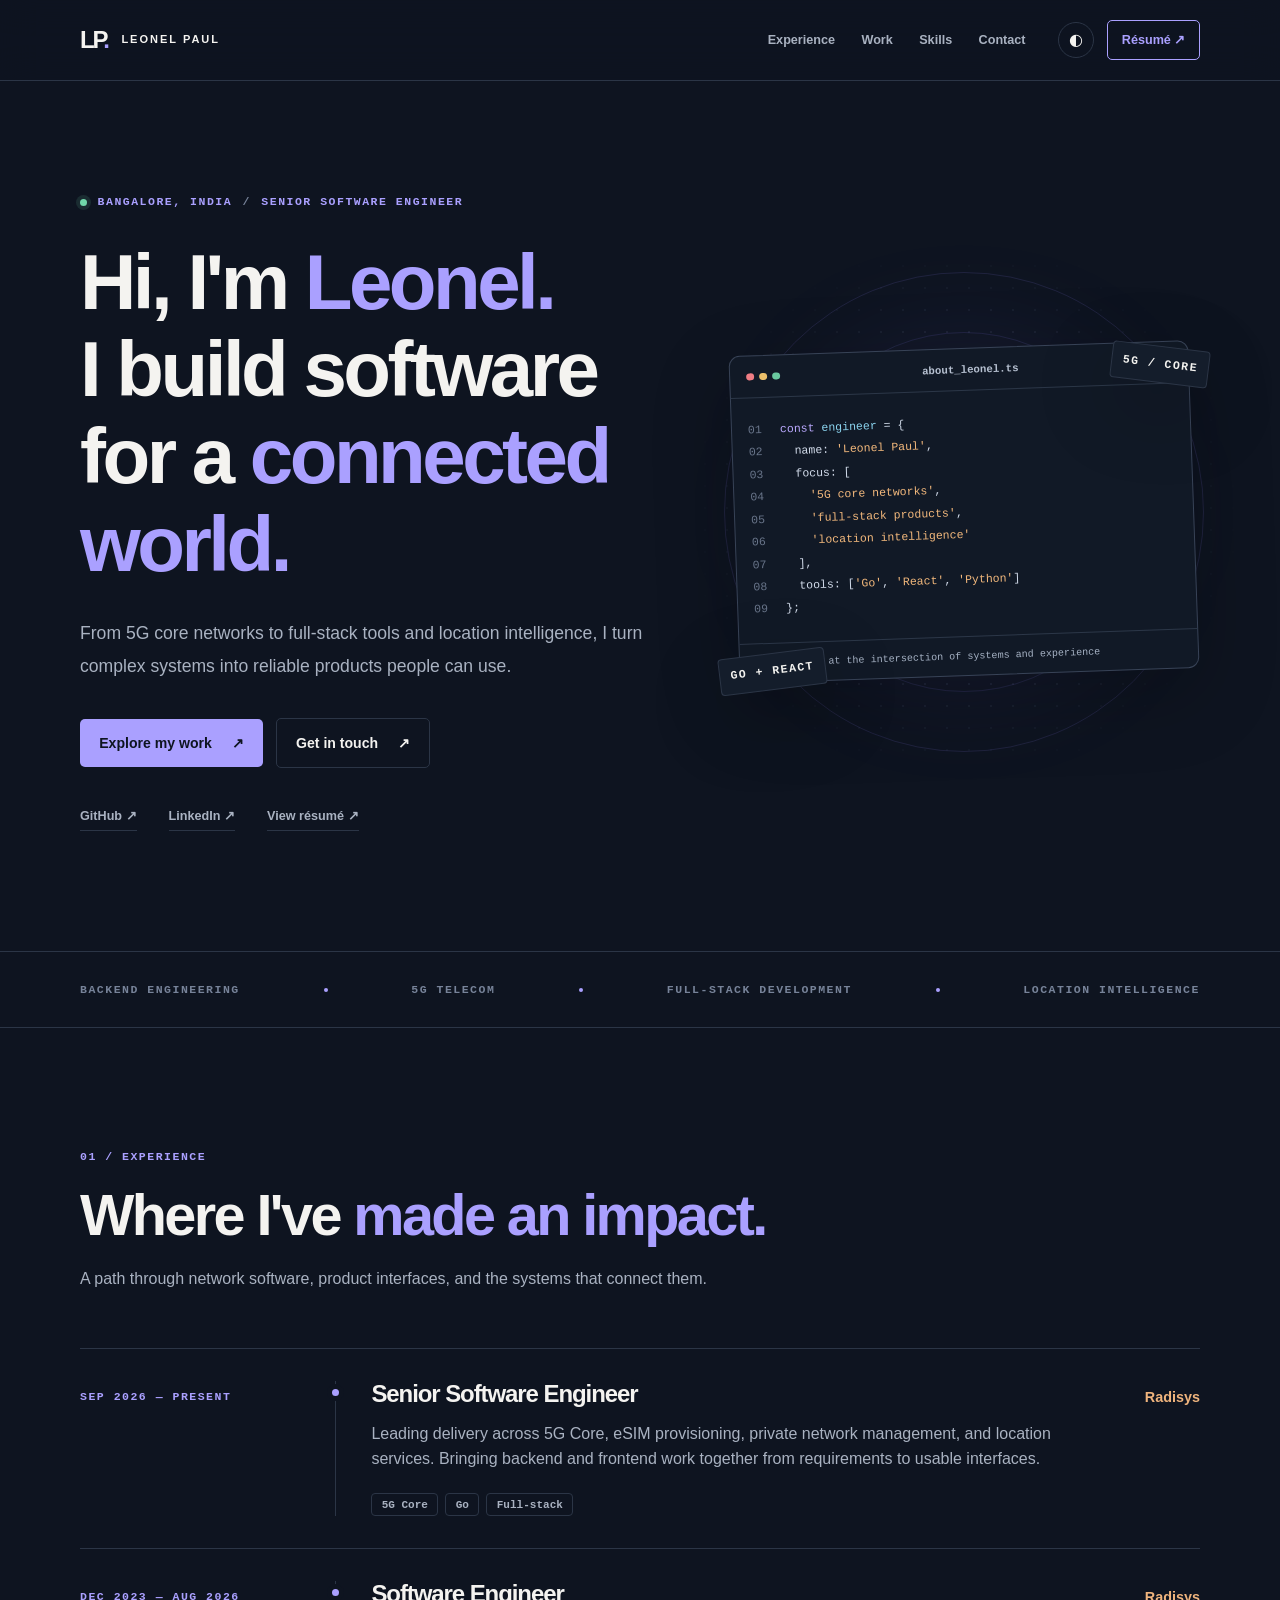
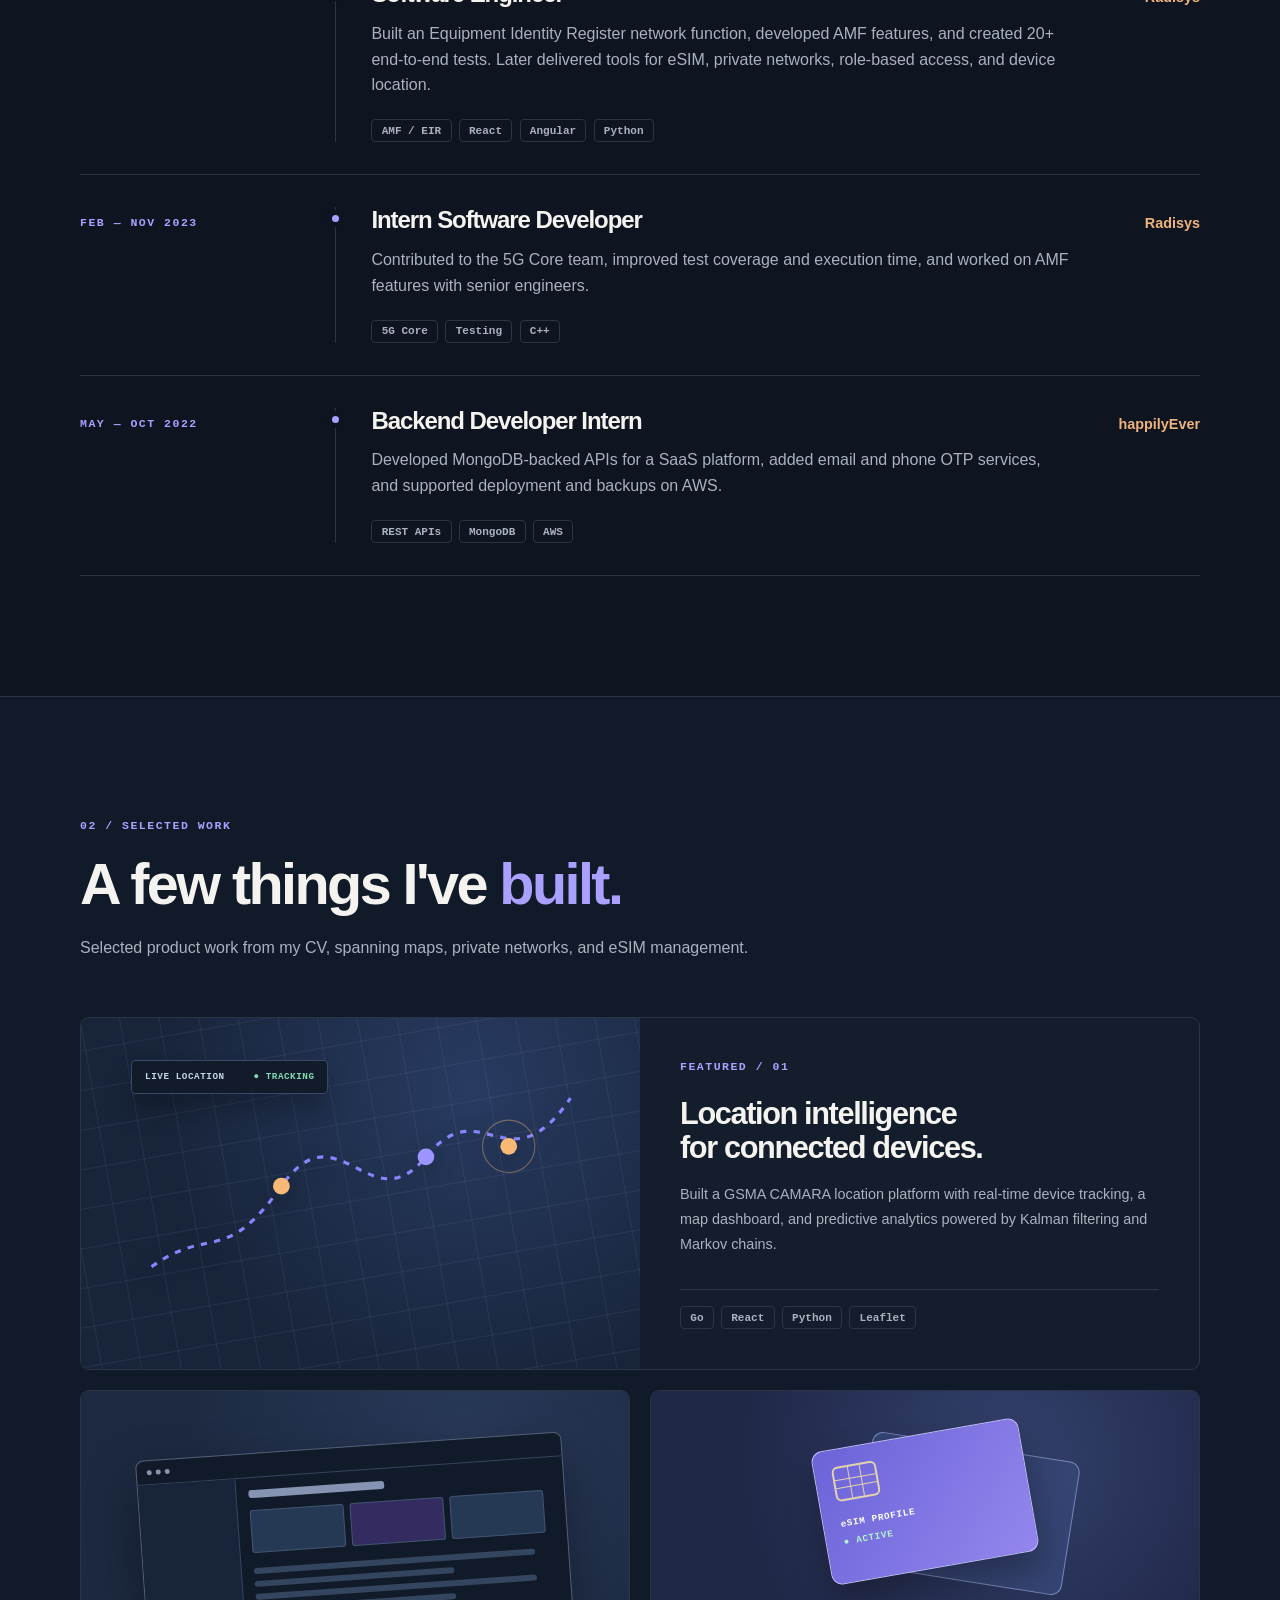
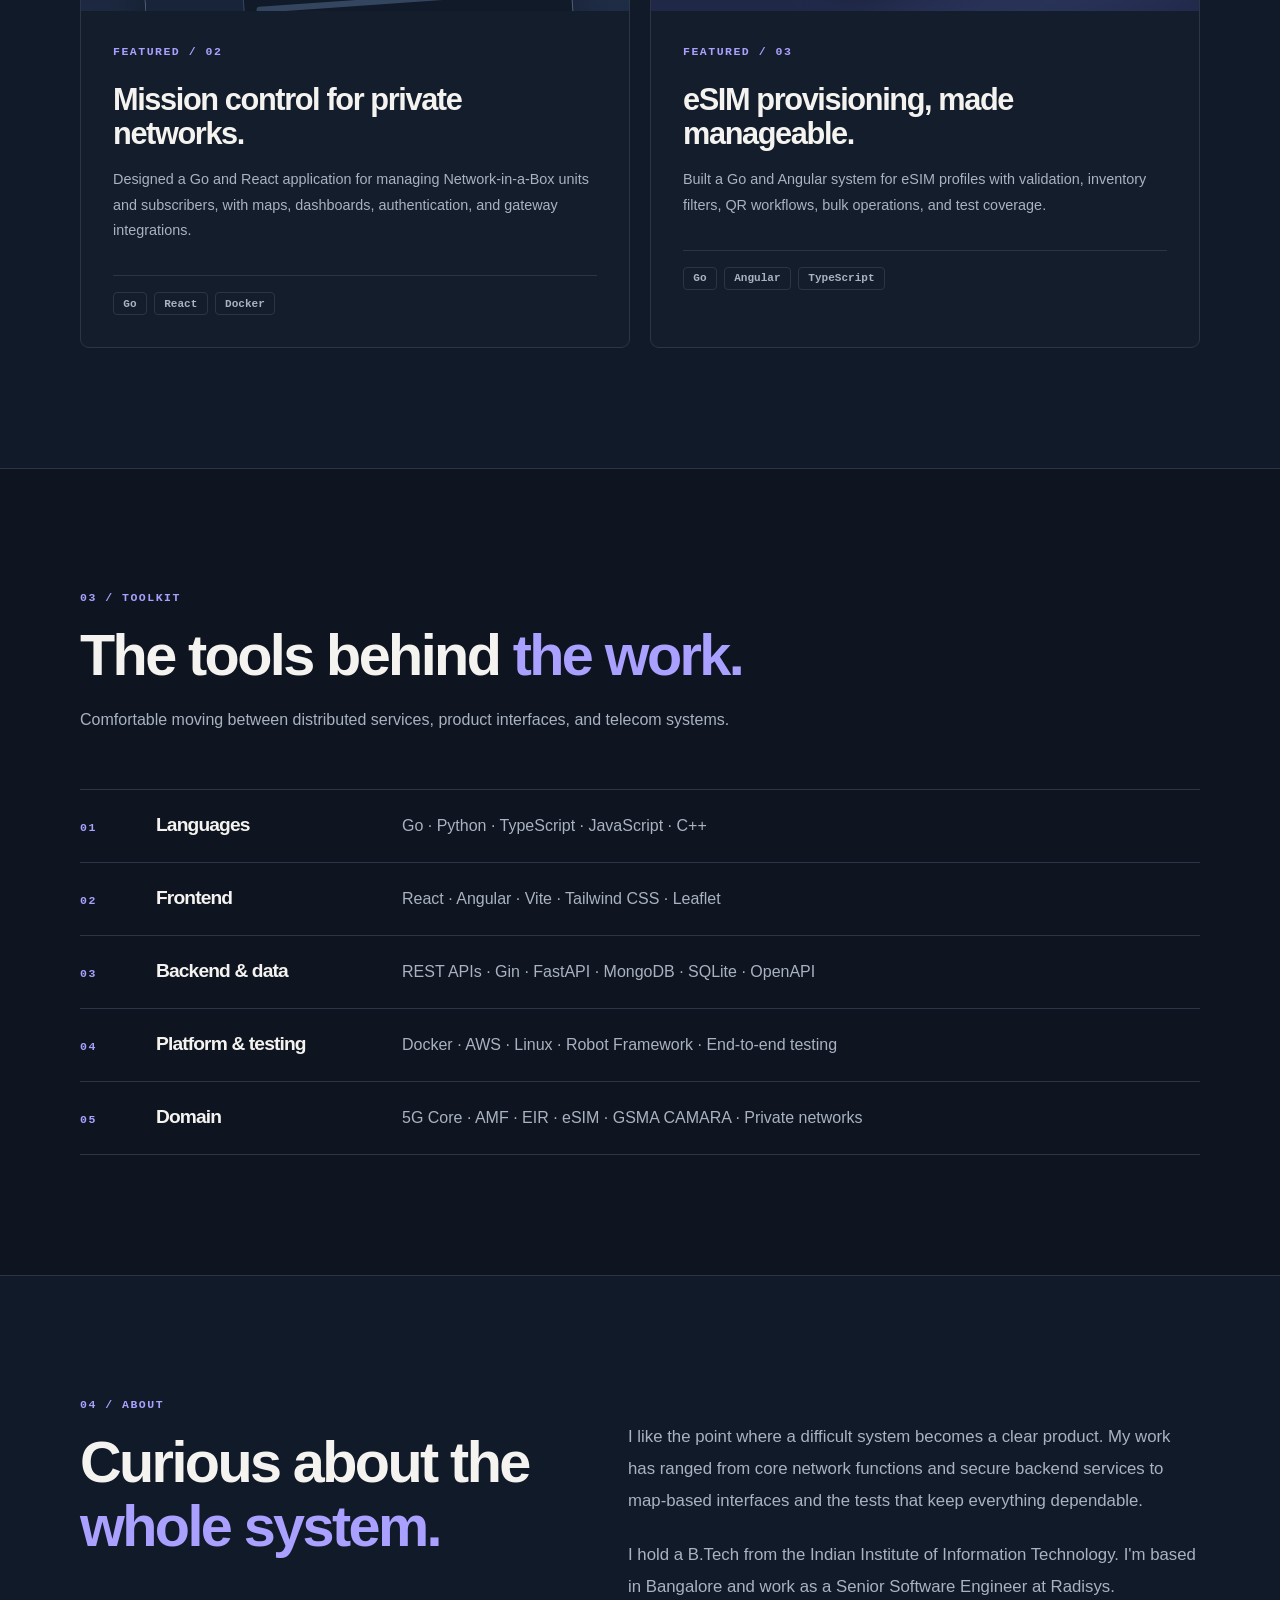
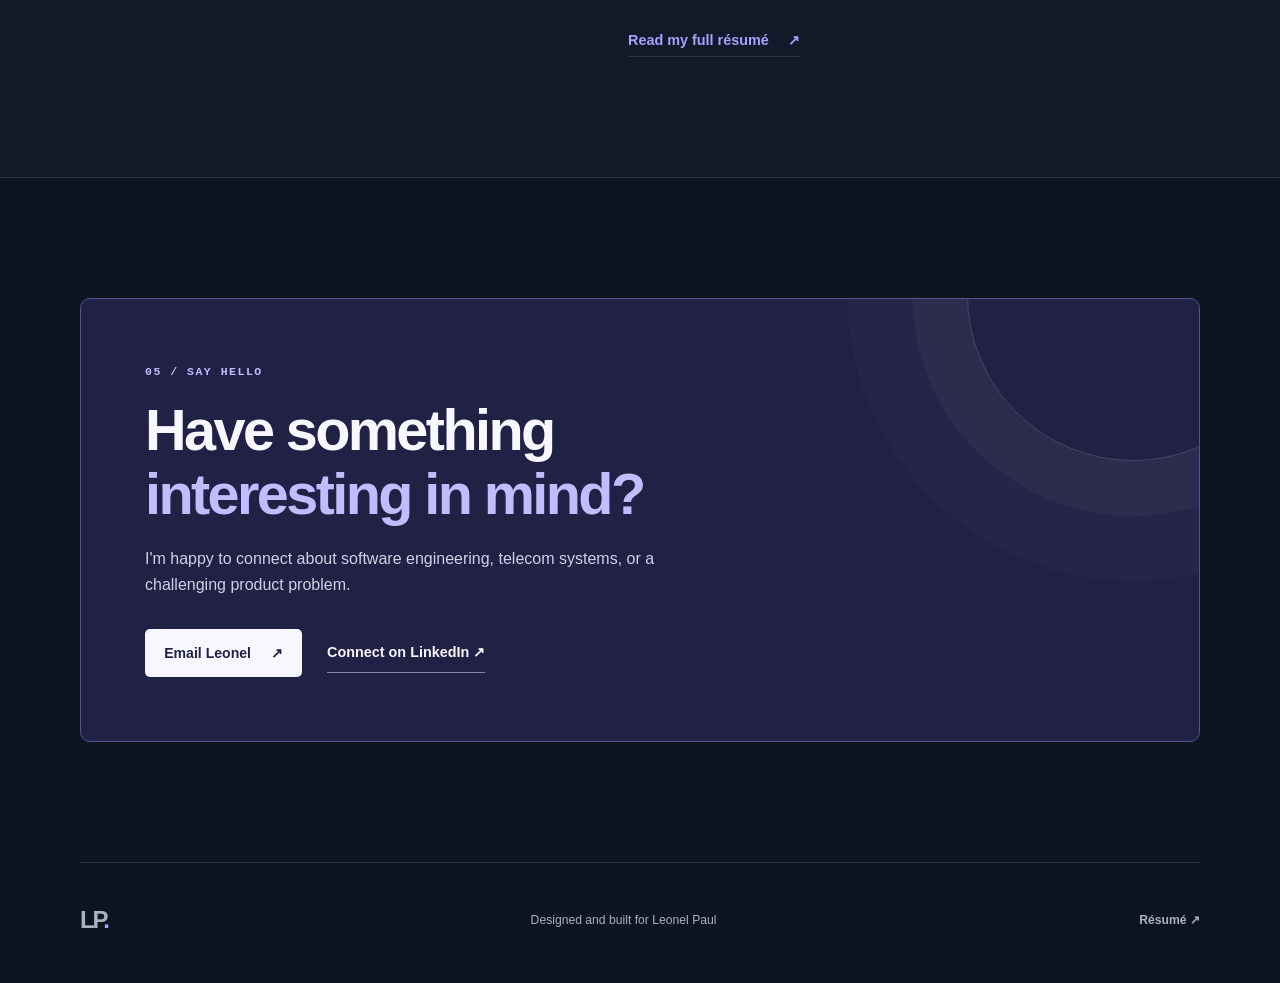
<file: index.html>
<!doctype html>
<html lang="en">
  <head>
    <meta charset="utf-8">
    <meta name="viewport" content="width=device-width, initial-scale=1">
    <meta name="theme-color" content="#101724">
    <meta name="description" content="Leonel Paul is a senior software engineer building backend, full-stack, and 5G telecom systems. Explore his experience and selected work.">
    <title>Leonel Paul — Senior Software Engineer</title>
    <link rel="icon" href="favicon.svg" type="image/svg+xml">
    <link rel="stylesheet" href="styles.css">
    <script src="script.js" defer></script>
  </head>
  <body>
    <a class="skip-link" href="#main">Skip to content</a>
    <header class="site-header">
      <nav class="nav wrap" aria-label="Main navigation">
        <a class="brand" href="#top" aria-label="Leonel Paul, back to top"><span class="brand-mark">LP<span class="brand-dot">.</span></span><span class="brand-name">LEONEL PAUL</span></a>
        <div class="nav-links">
          <a href="#experience">Experience</a>
          <a href="#work">Work</a>
          <a href="#skills">Skills</a>
          <a href="#contact">Contact</a>
        </div>
        <div class="nav-actions">
          <button class="theme-toggle" type="button" aria-label="Switch color theme" title="Switch color theme"><span aria-hidden="true">◐</span></button>
          <a class="nav-resume" href="resume.html">Résumé <span aria-hidden="true">↗</span></a>
        </div>
      </nav>
    </header>

    <main id="main">
      <section class="hero wrap" id="top" aria-labelledby="hero-title">
        <div class="hero-copy">
          <p class="eyebrow"><span class="status-dot" aria-hidden="true"></span>BANGALORE, INDIA <span class="eyebrow-separator">/</span> SENIOR SOFTWARE ENGINEER</p>
          <h1 id="hero-title">Hi, I'm <span>Leonel.</span><br>I build software for a <em>connected world.</em></h1>
          <p class="hero-lead">From 5G core networks to full-stack tools and location intelligence, I turn complex systems into reliable products people can use.</p>
          <div class="hero-actions">
            <a class="button button-primary" href="#work">Explore my work <span aria-hidden="true">↗</span></a>
            <a class="button button-secondary" href="mailto:leonelpaul30@gmail.com">Get in touch <span aria-hidden="true">↗</span></a>
          </div>
          <div class="hero-links">
            <a href="https://github.com/leonel-paul" target="_blank" rel="noopener noreferrer">GitHub <span aria-hidden="true">↗</span></a>
            <a href="https://www.linkedin.com/in/leonel-paul-2a1a18205/" target="_blank" rel="noopener noreferrer">LinkedIn <span aria-hidden="true">↗</span></a>
            <a href="resume.html">View résumé <span aria-hidden="true">↗</span></a>
          </div>
        </div>
        <div class="hero-visual" role="img" aria-label="A code-inspired overview of Leonel's engineering work">
          <div class="orbit orbit-one"></div><div class="orbit orbit-two"></div>
          <div class="code-window">
            <div class="code-titlebar"><span class="window-dots" aria-hidden="true"><i></i><i></i><i></i></span><span>about_leonel.ts</span><span class="code-plus">+</span></div>
            <div class="code-body" aria-hidden="true">
              <p><span class="line-no">01</span><span class="syntax-purple">const</span> <span class="syntax-blue">engineer</span> = {</p>
              <p><span class="line-no">02</span>&nbsp;&nbsp;name: <span class="syntax-orange">'Leonel Paul'</span>,</p>
              <p><span class="line-no">03</span>&nbsp;&nbsp;focus: [</p>
              <p><span class="line-no">04</span>&nbsp;&nbsp;&nbsp;&nbsp;<span class="syntax-orange">'5G core networks'</span>,</p>
              <p><span class="line-no">05</span>&nbsp;&nbsp;&nbsp;&nbsp;<span class="syntax-orange">'full-stack products'</span>,</p>
              <p><span class="line-no">06</span>&nbsp;&nbsp;&nbsp;&nbsp;<span class="syntax-orange">'location intelligence'</span></p>
              <p><span class="line-no">07</span>&nbsp;&nbsp;],</p>
              <p><span class="line-no">08</span>&nbsp;&nbsp;tools: [<span class="syntax-orange">'Go'</span>, <span class="syntax-orange">'React'</span>, <span class="syntax-orange">'Python'</span>]</p>
              <p><span class="line-no">09</span>};</p>
            </div>
            <div class="code-footer"><span class="code-indicator"></span> Building at the intersection of systems and experience</div>
          </div>
          <span class="visual-label visual-label-one">5G / CORE</span><span class="visual-label visual-label-two">GO + REACT</span>
        </div>
      </section>

      <div class="ticker" aria-label="Focus areas"><div class="ticker-inner wrap"><span>BACKEND ENGINEERING</span><i></i><span>5G TELECOM</span><i></i><span>FULL-STACK DEVELOPMENT</span><i></i><span>LOCATION INTELLIGENCE</span></div></div>

      <section class="section wrap" id="experience" aria-labelledby="experience-title">
        <div class="section-intro"><p class="section-index">01 / EXPERIENCE</p><h2 id="experience-title">Where I've <em>made an impact.</em></h2><p>A path through network software, product interfaces, and the systems that connect them.</p></div>
        <div class="timeline">
          <article class="timeline-item"><div class="timeline-date">SEP 2026 — PRESENT</div><div class="timeline-content"><div class="timeline-top"><h3>Senior Software Engineer</h3><span>Radisys</span></div><p>Leading delivery across 5G Core, eSIM provisioning, private network management, and location services. Bringing backend and frontend work together from requirements to usable interfaces.</p><div class="tags"><span>5G Core</span><span>Go</span><span>Full-stack</span></div></div></article>
          <article class="timeline-item"><div class="timeline-date">DEC 2023 — AUG 2026</div><div class="timeline-content"><div class="timeline-top"><h3>Software Engineer</h3><span>Radisys</span></div><p>Built an Equipment Identity Register network function, developed AMF features, and created 20+ end-to-end tests. Later delivered tools for eSIM, private networks, role-based access, and device location.</p><div class="tags"><span>AMF / EIR</span><span>React</span><span>Angular</span><span>Python</span></div></div></article>
          <article class="timeline-item"><div class="timeline-date">FEB — NOV 2023</div><div class="timeline-content"><div class="timeline-top"><h3>Intern Software Developer</h3><span>Radisys</span></div><p>Contributed to the 5G Core team, improved test coverage and execution time, and worked on AMF features with senior engineers.</p><div class="tags"><span>5G Core</span><span>Testing</span><span>C++</span></div></div></article>
          <article class="timeline-item"><div class="timeline-date">MAY — OCT 2022</div><div class="timeline-content"><div class="timeline-top"><h3>Backend Developer Intern</h3><span>happilyEver</span></div><p>Developed MongoDB-backed APIs for a SaaS platform, added email and phone OTP services, and supported deployment and backups on AWS.</p><div class="tags"><span>REST APIs</span><span>MongoDB</span><span>AWS</span></div></div></article>
        </div>
      </section>

      <section class="section section-work" id="work" aria-labelledby="work-title">
        <div class="wrap">
          <div class="section-intro"><p class="section-index">02 / SELECTED WORK</p><h2 id="work-title">A few things I've <em>built.</em></h2><p>Selected product work from my CV, spanning maps, private networks, and eSIM management.</p></div>
          <div class="project-grid">
            <article class="project-card project-feature">
              <div class="project-art map-art" aria-hidden="true">
                <div class="map-grid"></div><svg viewBox="0 0 420 230" fill="none" preserveAspectRatio="xMidYMid meet"><path d="M10 185 C65 145 80 185 134 108 S219 145 272 80 S351 111 410 24" stroke="#8b83ff" stroke-width="3" stroke-dasharray="6 7"/><circle cx="134" cy="108" r="8" fill="#f8b977"/><circle cx="272" cy="80" r="8" fill="#9c94ff"/><circle cx="351" cy="70" r="8" fill="#f8b977"/><circle cx="351" cy="70" r="25" stroke="#f8b977" opacity=".4"/></svg><span class="map-card">LIVE LOCATION <b>● TRACKING</b></span>
              </div>
              <div class="project-copy"><p class="project-num">FEATURED / 01</p><h3>Location intelligence<br>for connected devices.</h3><p>Built a GSMA CAMARA location platform with real-time device tracking, a map dashboard, and predictive analytics powered by Kalman filtering and Markov chains.</p><div class="project-bottom"><span>Go</span><span>React</span><span>Python</span><span>Leaflet</span></div></div>
            </article>
            <article class="project-card">
              <div class="project-art dashboard-art" aria-hidden="true"><div class="mock-dashboard"><div class="mock-top"><i></i><i></i><i></i></div><div class="mock-content"><div class="mock-side"></div><div class="mock-main"><div class="mock-heading"></div><div class="mock-stat-row"><i></i><i></i><i></i></div><div class="mock-lines"><i></i><i></i><i></i><i></i></div></div></div></div></div>
              <div class="project-copy"><p class="project-num">FEATURED / 02</p><h3>Mission control for private networks.</h3><p>Designed a Go and React application for managing Network-in-a-Box units and subscribers, with maps, dashboards, authentication, and gateway integrations.</p><div class="project-bottom"><span>Go</span><span>React</span><span>Docker</span></div></div>
            </article>
            <article class="project-card">
              <div class="project-art esim-art" aria-hidden="true"><div class="sim-card"><div class="sim-chip"><i></i><i></i><i></i></div><span>eSIM PROFILE</span><strong>● ACTIVE</strong></div><div class="sim-back"></div></div>
              <div class="project-copy"><p class="project-num">FEATURED / 03</p><h3>eSIM provisioning, made manageable.</h3><p>Built a Go and Angular system for eSIM profiles with validation, inventory filters, QR workflows, bulk operations, and test coverage.</p><div class="project-bottom"><span>Go</span><span>Angular</span><span>TypeScript</span></div></div>
            </article>
          </div>
        </div>
      </section>

      <section class="section wrap" id="skills" aria-labelledby="skills-title">
        <div class="section-intro"><p class="section-index">03 / TOOLKIT</p><h2 id="skills-title">The tools behind <em>the work.</em></h2><p>Comfortable moving between distributed services, product interfaces, and telecom systems.</p></div>
        <div class="skill-list">
          <div class="skill-row"><span class="skill-number">01</span><h3>Languages</h3><p>Go · Python · TypeScript · JavaScript · C++</p></div>
          <div class="skill-row"><span class="skill-number">02</span><h3>Frontend</h3><p>React · Angular · Vite · Tailwind CSS · Leaflet</p></div>
          <div class="skill-row"><span class="skill-number">03</span><h3>Backend & data</h3><p>REST APIs · Gin · FastAPI · MongoDB · SQLite · OpenAPI</p></div>
          <div class="skill-row"><span class="skill-number">04</span><h3>Platform & testing</h3><p>Docker · AWS · Linux · Robot Framework · End-to-end testing</p></div>
          <div class="skill-row"><span class="skill-number">05</span><h3>Domain</h3><p>5G Core · AMF · EIR · eSIM · GSMA CAMARA · Private networks</p></div>
        </div>
      </section>

      <section class="section section-about" id="about" aria-labelledby="about-title"><div class="wrap about-grid"><div><p class="section-index">04 / ABOUT</p><h2 id="about-title">Curious about the <em>whole system.</em></h2></div><div class="about-copy"><p>I like the point where a difficult system becomes a clear product. My work has ranged from core network functions and secure backend services to map-based interfaces and the tests that keep everything dependable.</p><p>I hold a B.Tech from the Indian Institute of Information Technology. I'm based in Bangalore and work as a Senior Software Engineer at Radisys.</p><a class="text-link" href="resume.html">Read my full résumé <span aria-hidden="true">↗</span></a></div></div></section>

      <section class="section wrap" id="contact" aria-labelledby="contact-title"><div class="contact-panel"><p class="section-index">05 / SAY HELLO</p><h2 id="contact-title">Have something <em>interesting in mind?</em></h2><p>I'm happy to connect about software engineering, telecom systems, or a challenging product problem.</p><div class="contact-actions"><a class="button button-light" href="mailto:leonelpaul30@gmail.com">Email Leonel <span aria-hidden="true">↗</span></a><a class="contact-link" href="https://www.linkedin.com/in/leonel-paul-2a1a18205/" target="_blank" rel="noopener noreferrer">Connect on LinkedIn <span aria-hidden="true">↗</span></a></div></div></section>
    </main>
    <footer class="site-footer wrap"><a class="brand-mark" href="#top" aria-label="Back to top">LP<span class="brand-dot">.</span></a><span>Designed and built for Leonel Paul</span><a href="resume.html">Résumé ↗</a></footer>
  </body>
</html>
</file>
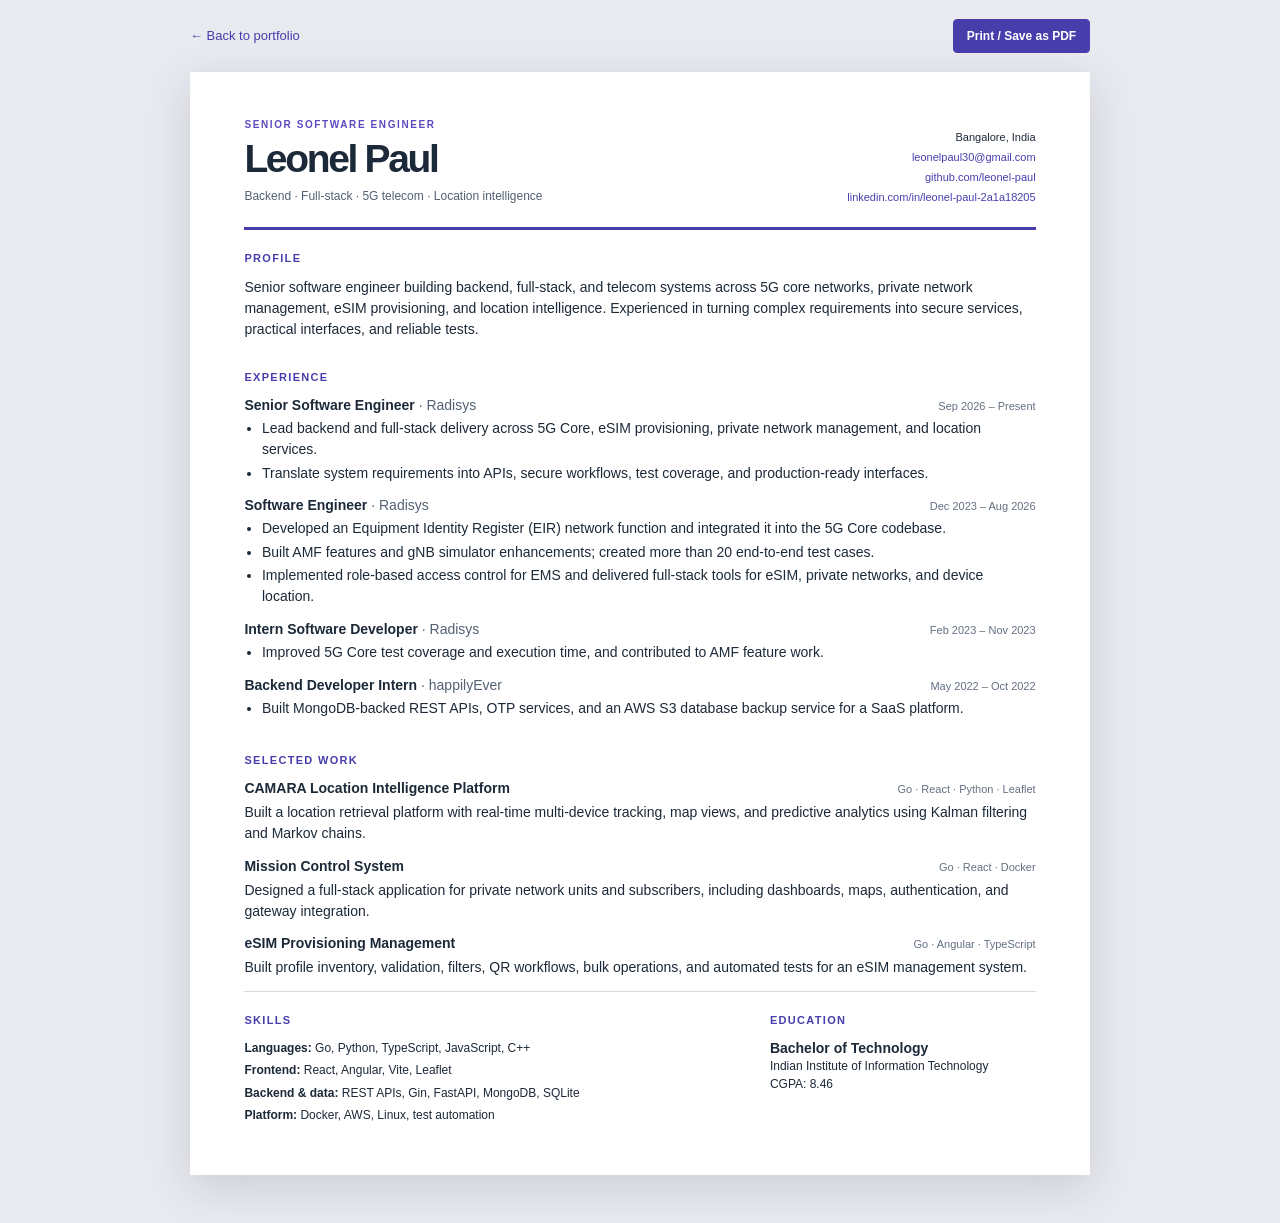
<file: resume.html>
<!doctype html>
<html lang="en">
  <head>
    <meta charset="utf-8">
    <meta name="viewport" content="width=device-width, initial-scale=1">
    <meta name="description" content="Résumé of Leonel Paul, Senior Software Engineer.">
    <title>Résumé — Leonel Paul</title>
    <link rel="icon" href="favicon.svg" type="image/svg+xml">
    <link rel="stylesheet" href="resume.css">
  </head>
  <body>
    <div class="toolbar"><a href="index.html">← Back to portfolio</a><button type="button" onclick="window.print()">Print / Save as PDF</button></div>
    <main class="page">
      <header class="resume-header"><div><p class="kicker">SENIOR SOFTWARE ENGINEER</p><h1>Leonel Paul</h1><p class="headline">Backend · Full-stack · 5G telecom · Location intelligence</p></div><div class="contact"><span>Bangalore, India</span><a href="mailto:leonelpaul30@gmail.com">leonelpaul30@gmail.com</a><a href="https://github.com/leonel-paul">github.com/leonel-paul</a><a href="https://www.linkedin.com/in/leonel-paul-2a1a18205/">linkedin.com/in/leonel-paul-2a1a18205</a></div></header>

      <section><h2>Profile</h2><p>Senior software engineer building backend, full-stack, and telecom systems across 5G core networks, private network management, eSIM provisioning, and location intelligence. Experienced in turning complex requirements into secure services, practical interfaces, and reliable tests.</p></section>

      <section><h2>Experience</h2>
        <article class="entry"><div class="entry-top"><h3>Senior Software Engineer <span>· Radisys</span></h3><time>Sep 2026 – Present</time></div><ul><li>Lead backend and full-stack delivery across 5G Core, eSIM provisioning, private network management, and location services.</li><li>Translate system requirements into APIs, secure workflows, test coverage, and production-ready interfaces.</li></ul></article>
        <article class="entry"><div class="entry-top"><h3>Software Engineer <span>· Radisys</span></h3><time>Dec 2023 – Aug 2026</time></div><ul><li>Developed an Equipment Identity Register (EIR) network function and integrated it into the 5G Core codebase.</li><li>Built AMF features and gNB simulator enhancements; created more than 20 end-to-end test cases.</li><li>Implemented role-based access control for EMS and delivered full-stack tools for eSIM, private networks, and device location.</li></ul></article>
        <article class="entry"><div class="entry-top"><h3>Intern Software Developer <span>· Radisys</span></h3><time>Feb 2023 – Nov 2023</time></div><ul><li>Improved 5G Core test coverage and execution time, and contributed to AMF feature work.</li></ul></article>
        <article class="entry"><div class="entry-top"><h3>Backend Developer Intern <span>· happilyEver</span></h3><time>May 2022 – Oct 2022</time></div><ul><li>Built MongoDB-backed REST APIs, OTP services, and an AWS S3 database backup service for a SaaS platform.</li></ul></article>
      </section>

      <section><h2>Selected work</h2>
        <article class="entry"><div class="entry-top"><h3>CAMARA Location Intelligence Platform</h3><span class="stack">Go · React · Python · Leaflet</span></div><p>Built a location retrieval platform with real-time multi-device tracking, map views, and predictive analytics using Kalman filtering and Markov chains.</p></article>
        <article class="entry"><div class="entry-top"><h3>Mission Control System</h3><span class="stack">Go · React · Docker</span></div><p>Designed a full-stack application for private network units and subscribers, including dashboards, maps, authentication, and gateway integration.</p></article>
        <article class="entry"><div class="entry-top"><h3>eSIM Provisioning Management</h3><span class="stack">Go · Angular · TypeScript</span></div><p>Built profile inventory, validation, filters, QR workflows, bulk operations, and automated tests for an eSIM management system.</p></article>
      </section>

      <section class="two-col"><div><h2>Skills</h2><p><strong>Languages:</strong> Go, Python, TypeScript, JavaScript, C++</p><p><strong>Frontend:</strong> React, Angular, Vite, Leaflet</p><p><strong>Backend & data:</strong> REST APIs, Gin, FastAPI, MongoDB, SQLite</p><p><strong>Platform:</strong> Docker, AWS, Linux, test automation</p></div><div><h2>Education</h2><h3>Bachelor of Technology</h3><p>Indian Institute of Information Technology<br>CGPA: 8.46</p></div></section>
    </main>
  </body>
</html>
</file>
<file: styles.css>
:root {
  color-scheme: dark;
  --bg: #0e1420;
  --bg-raised: #141d2b;
  --bg-soft: #111a28;
  --ink: #f4f3f0;
  --muted: #a9b2c1;
  --subtle: #778399;
  --line: #2b3546;
  --accent: #aaa0ff;
  --accent-strong: #8577f0;
  --warm: #efb47d;
  --header: rgb(14 20 32 / 88%);
  --panel: #172130;
  --shadow: 0 24px 80px rgb(0 0 0 / 22%);
}

:root[data-theme="light"] {
  color-scheme: light;
  --bg: #f8f7f4;
  --bg-raised: #fff;
  --bg-soft: #efeee9;
  --ink: #172131;
  --muted: #4e5a6b;
  --subtle: #697486;
  --line: #d8dbdf;
  --accent: #584bc7;
  --accent-strong: #5547bb;
  --warm: #ad6537;
  --header: rgb(248 247 244 / 90%);
  --panel: #fff;
  --shadow: 0 20px 60px rgb(20 28 41 / 9%);
}

* { box-sizing: border-box; }
html { scroll-behavior: smooth; }
body { margin: 0; background: var(--bg); color: var(--ink); font-family: Inter, ui-sans-serif, -apple-system, BlinkMacSystemFont, "Segoe UI", sans-serif; line-height: 1.6; }
button, a { -webkit-tap-highlight-color: transparent; }
button { font: inherit; }
a { color: inherit; text-decoration: none; }
a:hover { color: var(--accent); }
::selection { background: var(--accent); color: #0e1420; }
:focus-visible { outline: 3px solid var(--accent); outline-offset: 4px; }
.wrap { width: min(100% - 3rem, 1120px); margin-inline: auto; }
.skip-link { position: fixed; top: -4rem; left: 1rem; z-index: 100; padding: .6rem 1rem; background: var(--ink); color: var(--bg); }
.skip-link:focus { top: 1rem; }

.site-header { position: sticky; top: 0; z-index: 20; background: var(--header); backdrop-filter: blur(18px); border-bottom: 1px solid var(--line); }
.nav { min-height: 80px; display: flex; align-items: center; gap: 2rem; }
.brand { display: inline-flex; align-items: center; gap: .85rem; white-space: nowrap; }
.brand-mark { font-weight: 900; font-size: 1.5rem; letter-spacing: -.09em; line-height: 1; }
.brand-dot { color: var(--accent); }
.brand-name { font-size: .69rem; font-weight: 800; letter-spacing: .18em; }
.nav-links { display: flex; align-items: center; gap: 1.65rem; margin-left: auto; }
.nav-links a, .nav-resume { font-size: .79rem; font-weight: 650; }
.nav-links a { color: var(--muted); }
.nav-links a:hover { color: var(--ink); }
.nav-actions { display: flex; align-items: center; gap: .85rem; }
.theme-toggle { display: grid; place-items: center; width: 2.25rem; height: 2.25rem; background: transparent; color: var(--ink); border: 1px solid var(--line); border-radius: 50%; cursor: pointer; }
.theme-toggle:hover { border-color: var(--accent); color: var(--accent); }
.nav-resume { padding: .58rem .85rem; border: 1px solid var(--accent); border-radius: 5px; color: var(--accent); white-space: nowrap; }
.nav-resume:hover { background: var(--accent); color: var(--bg); }

.hero { min-height: 680px; display: grid; grid-template-columns: 1.12fr .88fr; align-items: center; gap: 3rem; padding-block: 7rem 7.5rem; }
.eyebrow, .section-index, .project-num, .timeline-date, .skill-number, .visual-label, .ticker { font-family: "SFMono-Regular", Consolas, "Liberation Mono", monospace; font-size: .72rem; letter-spacing: .13em; font-weight: 700; }
.eyebrow { color: var(--accent); display: flex; align-items: center; gap: .65rem; margin: 0 0 1.7rem; }
.status-dot, .code-indicator { width: .45rem; height: .45rem; flex: none; border-radius: 50%; background: #70d7aa; box-shadow: 0 0 0 4px rgb(112 215 170 / 12%); }
.eyebrow-separator { color: var(--subtle); }
h1, h2, h3, p { margin-top: 0; }
h1, h2, h3 { line-height: 1.12; letter-spacing: -.045em; }
h1 { font-size: clamp(3.15rem, 6.1vw, 5.75rem); font-weight: 780; margin-bottom: 1.8rem; }
h1 span { color: var(--accent); }
h1 em, h2 em { font-style: normal; color: var(--accent); }
.hero-lead { max-width: 590px; font-size: 1.1rem; color: var(--muted); line-height: 1.85; margin-bottom: 2.25rem; }
.hero-actions, .contact-actions { display: flex; align-items: center; flex-wrap: wrap; gap: .8rem; }
.button { min-height: 3rem; display: inline-flex; justify-content: center; align-items: center; gap: 1.25rem; padding: .78rem 1.2rem; border-radius: 5px; font-size: .88rem; font-weight: 750; transition: transform .2s, background .2s, color .2s; }
.button:hover { transform: translateY(-2px); }
.button-primary { background: var(--accent); color: #0e1420; }
.button-primary:hover { background: #c5bfff; color: #0e1420; }
.button-secondary { border: 1px solid var(--line); }
.button-secondary:hover { border-color: var(--accent); }
.hero-links { display: flex; gap: 2rem; margin-top: 2.4rem; color: var(--muted); font-size: .79rem; font-weight: 700; }
.hero-links a, .text-link { border-bottom: 1px solid var(--line); padding-bottom: .25rem; }
.hero-links a:hover, .text-link:hover { border-color: var(--accent); }

.hero-visual { position: relative; min-width: 0; min-height: 415px; display: grid; place-items: center; isolation: isolate; }
.hero-visual::before { content: ""; position: absolute; inset: -12%; z-index: -2; background-image: radial-gradient(var(--line) 1px, transparent 1px); background-size: 22px 22px; opacity: .6; mask-image: radial-gradient(circle, black 35%, transparent 72%); }
.hero-visual::after { content: ""; position: absolute; width: 290px; height: 290px; z-index: -1; border-radius: 50%; background: rgb(125 107 255 / 15%); filter: blur(65px); }
.orbit { position: absolute; border: 1px solid rgb(145 135 255 / 13%); border-radius: 50%; z-index: -1; }
.orbit-one { width: 480px; height: 480px; }.orbit-two { width: 360px; height: 360px; }
.code-window { width: min(100%, 460px); transform: rotate(-2deg); background: #111926; border: 1px solid #384357; border-radius: 11px; overflow: hidden; box-shadow: var(--shadow); }
.code-titlebar { display: flex; justify-content: space-between; align-items: center; gap: 1rem; min-height: 42px; padding: 0 1rem; border-bottom: 1px solid #2c3748; color: #b7c1d1; font: 600 .67rem "SFMono-Regular", Consolas, monospace; }
.window-dots { display: inline-flex; gap: .33rem; }.window-dots i { display: block; width: .48rem; height: .48rem; border-radius: 50%; background: #f07d84; }.window-dots i:nth-child(2) { background: #ebbf6a; }.window-dots i:nth-child(3) { background: #6acaa0; }
.code-plus { font-size: 1.15rem; font-weight: 300; }
.code-body { padding: 1.3rem 1rem 1.4rem; overflow: hidden; color: #d2dbea; font: .72rem/1.95 "SFMono-Regular", Consolas, "Liberation Mono", monospace; white-space: nowrap; }
.code-body p { margin: 0; }.line-no { display: inline-block; width: 2rem; color: #69758a; user-select: none; }.syntax-purple { color: #bba9ff; }.syntax-blue { color: #8cd5f0; }.syntax-orange { color: #f2b87c; }
.code-footer { display: flex; align-items: center; gap: .75rem; padding: .85rem 1rem; border-top: 1px solid #2c3748; color: #a6b2c4; font: .63rem "SFMono-Regular", Consolas, monospace; }
.code-footer .code-indicator { width: .36rem; height: .36rem; }
.visual-label { position: absolute; display: block; padding: .53rem .65rem; color: var(--ink); background: var(--bg-raised); border: 1px solid var(--line); border-radius: 4px; box-shadow: var(--shadow); }
.visual-label-one { top: 10%; right: -2%; transform: rotate(7deg); }.visual-label-two { bottom: 7%; left: -2%; transform: rotate(-7deg); }

.ticker { border-block: 1px solid var(--line); color: var(--subtle); }
.ticker-inner { min-height: 75px; display: flex; justify-content: space-between; align-items: center; gap: 1rem; }
.ticker i { width: 4px; height: 4px; flex: none; border-radius: 50%; background: var(--accent); }
.section { padding-block: 7.5rem; scroll-margin-top: 80px; }
.section-intro { max-width: 700px; margin-bottom: 3.5rem; }
.section-index { color: var(--accent); margin-bottom: 1rem; }
h2 { font-size: clamp(2.55rem, 4.5vw, 4rem); font-weight: 760; margin-bottom: 1.2rem; }
.section-intro > p:last-child { color: var(--muted); font-size: 1rem; margin-bottom: 0; }

.timeline { border-top: 1px solid var(--line); }
.timeline-item { display: grid; grid-template-columns: 220px 1fr; gap: 2.2rem; padding: 2rem 0; border-bottom: 1px solid var(--line); }
.timeline-date { color: var(--accent); padding-top: .42rem; }
.timeline-content { position: relative; padding-left: 2.2rem; border-left: 1px solid var(--line); }
.timeline-content::before { content: ""; position: absolute; top: .5rem; left: -4px; width: 7px; height: 7px; border-radius: 50%; background: var(--accent); box-shadow: 0 0 0 5px var(--bg); }
.timeline-top { display: flex; justify-content: space-between; align-items: baseline; gap: 1rem; }
.timeline-top h3 { font-size: 1.5rem; margin-bottom: .8rem; }.timeline-top span { color: var(--warm); font-size: .9rem; font-weight: 750; }
.timeline-content > p { max-width: 700px; color: var(--muted); margin-bottom: 1.35rem; }
.tags, .project-bottom { display: flex; flex-wrap: wrap; gap: .45rem; }
.tags span, .project-bottom span { padding: .28rem .58rem; border: 1px solid var(--line); border-radius: 4px; color: var(--muted); font: 650 .69rem "SFMono-Regular", Consolas, monospace; }

.section-work { background: var(--bg-soft); border-block: 1px solid var(--line); }
.project-grid { display: grid; grid-template-columns: 1fr 1fr; gap: 1.25rem; }
.project-card { min-width: 0; overflow: hidden; background: var(--bg-raised); border: 1px solid var(--line); border-radius: 9px; }
.project-feature { grid-column: 1 / -1; display: grid; grid-template-columns: 1fr 1fr; }
.project-art { height: 220px; position: relative; overflow: hidden; background: #1a2440; }
.project-feature .project-art { height: 100%; min-height: 330px; }
.map-art { display: grid; place-items: center; background: radial-gradient(circle at 70% 20%, #283b61, #18243a 65%); }
.map-grid { position: absolute; inset: 0; background-image: linear-gradient(rgb(165 182 221 / 9%) 1px, transparent 1px), linear-gradient(90deg, rgb(165 182 221 / 9%) 1px, transparent 1px); background-size: 30px 30px; transform: rotate(-10deg) scale(1.3); }
.map-art svg { position: relative; width: 90%; max-width: 440px; filter: drop-shadow(0 5px 10px rgb(0 0 0 / 30%)); }
.map-card { position: absolute; top: 12%; left: 9%; display: flex; gap: 1.8rem; padding: .65rem .8rem; background: #111b2a; border: 1px solid #384967; border-radius: 4px; color: #c8d4e7; font: 700 .58rem "SFMono-Regular", Consolas, monospace; letter-spacing: .06em; box-shadow: 0 16px 25px rgb(0 0 0 / 22%); }.map-card b { color: #85d9b1; }
.project-copy { padding: 2rem; display: flex; flex-direction: column; }
.project-feature .project-copy { padding: 2.5rem; justify-content: center; }
.project-num { color: var(--accent); margin-bottom: 1.3rem; }
.project-copy h3 { font-size: clamp(1.55rem, 2.4vw, 2.1rem); margin-bottom: 1rem; }
.project-copy > p:not(.project-num) { color: var(--muted); font-size: .9rem; line-height: 1.75; margin-bottom: 2rem; }
.project-bottom { margin-top: auto; padding-top: 1rem; border-top: 1px solid var(--line); }
.dashboard-art { display: grid; place-items: end center; background: radial-gradient(circle at 70% 20%, #293959, #1c2940 70%); }
.mock-dashboard { width: 78%; height: 190px; transform: translateY(25px) rotate(-4deg); border: 1px solid #536078; border-radius: 8px 8px 0 0; background: #111a29; box-shadow: 0 20px 50px rgb(0 0 0 / 35%); overflow: hidden; }
.mock-top { height: 24px; display: flex; gap: 4px; align-items: center; padding-left: 10px; border-bottom: 1px solid #34445d; }.mock-top i { width: 5px; height: 5px; border-radius: 50%; background: #8b91ad; }
.mock-content { display: flex; height: calc(100% - 24px); }.mock-side { width: 23%; background: #182439; border-right: 1px solid #34445d; }.mock-main { flex: 1; padding: 12px; }.mock-heading { width: 45%; height: 8px; background: #8694b4; border-radius: 3px; margin-bottom: 12px; }.mock-stat-row { display: flex; gap: 6px; }.mock-stat-row i { width: 31%; height: 43px; background: #253955; border: 1px solid #425573; border-radius: 3px; }.mock-stat-row i:nth-child(2) { background: #342c60; }.mock-lines { margin-top: 15px; display: grid; gap: 7px; }.mock-lines i { display: block; width: 93%; height: 6px; background: #34465f; border-radius: 3px; }.mock-lines i:nth-child(even) { width: 66%; }
.esim-art { display: grid; place-items: center; background: radial-gradient(circle at 65% 30%, #34416d, #202848 68%); }.sim-card, .sim-back { position: absolute; width: 210px; height: 135px; border-radius: 11px; }.sim-card { z-index: 1; transform: rotate(-10deg); background: linear-gradient(130deg, #6b63d8, #9386ed); border: 1px solid #c3baff; box-shadow: 0 18px 35px rgb(0 0 0 / 30%); padding: 17px; color: white; }.sim-back { transform: translate(42px, 12px) rotate(9deg); background: #354473; border: 1px solid #7887ba; }.sim-chip { position: relative; width: 45px; height: 35px; border: 2px solid #e2d3b0; border-radius: 6px; margin-bottom: 17px; }.sim-chip::before, .sim-chip::after { content: ""; position: absolute; inset: 0 14px; border-left: 1px solid #e2d3b0; border-right: 1px solid #e2d3b0; }.sim-chip::after { inset: 11px 0; border: 0; border-top: 1px solid #e2d3b0; border-bottom: 1px solid #e2d3b0; }.sim-card span, .sim-card strong { display: block; font: 700 .58rem "SFMono-Regular", Consolas, monospace; letter-spacing: .08em; }.sim-card strong { color: #b4f2d0; margin-top: 7px; }

.skill-list { border-top: 1px solid var(--line); }
.skill-row { display: grid; grid-template-columns: 60px 230px 1fr; align-items: baseline; gap: 1rem; padding: 1.45rem 0; border-bottom: 1px solid var(--line); }
.skill-number { color: var(--accent); }.skill-row h3 { font-size: 1.2rem; margin: 0; }.skill-row p { color: var(--muted); margin: 0; }
.section-about { background: var(--bg-soft); border-block: 1px solid var(--line); }.about-grid { display: grid; grid-template-columns: .9fr 1.1fr; gap: 5rem; }.about-copy { padding-top: 1.6rem; }.about-copy p { color: var(--muted); font-size: 1.05rem; line-height: 1.9; }.about-copy p + p { margin-top: 1.4rem; }.text-link { display: inline-flex; gap: 1.2rem; color: var(--accent); margin-top: .6rem; font-weight: 750; font-size: .9rem; }
.contact-panel { position: relative; overflow: hidden; padding: clamp(2rem, 5vw, 5rem); background: #202144; color: #f8f7ff; border: 1px solid #55528f; border-radius: 10px; }
.contact-panel::after { content: ""; position: absolute; width: 330px; height: 330px; right: -100px; top: -170px; border: 1px solid rgb(255 255 255 / 17%); border-radius: 50%; box-shadow: 0 0 0 55px rgb(255 255 255 / 3%), 0 0 0 120px rgb(255 255 255 / 2%); pointer-events: none; }
.contact-panel .section-index { color: #c2bcff; }.contact-panel h2 { max-width: 680px; }.contact-panel h2 em { color: #c2bcff; }.contact-panel > p:not(.section-index) { max-width: 570px; color: #d1d0e8; margin-bottom: 2rem; }.button-light { color: #202144; background: #f8f7ff; }.button-light:hover { color: #202144; background: #d8d2ff; }.contact-link { padding: .5rem 0; margin-left: .75rem; border-bottom: 1px solid #8582b2; font-size: .9rem; font-weight: 700; }.contact-link:hover { color: #d8d2ff; }
.site-footer { min-height: 115px; display: flex; justify-content: space-between; align-items: center; gap: 1rem; border-top: 1px solid var(--line); color: var(--muted); font-size: .76rem; }.site-footer a:last-child { font-weight: 700; }

@media (max-width: 960px) {
  .hero { grid-template-columns: 1fr; min-height: auto; padding-block: 6rem; }.hero-copy { max-width: 720px; }.hero-visual { min-height: 360px; }.code-window { width: min(85%, 520px); }.visual-label-one { right: 9%; }.visual-label-two { left: 8%; }
  .ticker-inner { flex-wrap: wrap; justify-content: center; padding-block: 1.25rem; row-gap: .6rem; }
  .about-grid { gap: 2.5rem; }
}
@media (max-width: 700px) {
  .wrap { width: min(100% - 2rem, 1120px); }.nav { min-height: 68px; flex-wrap: wrap; gap: .75rem; padding-block: .85rem; }.brand { margin-right: auto; }.brand-name { display: none; }.nav-links { order: 3; width: 100%; justify-content: space-between; gap: .4rem; margin-left: 0; }.nav-links a { font-size: .74rem; }.nav-resume { font-size: .72rem; }.theme-toggle { width: 2rem; height: 2rem; }
  .hero { padding-block: 4.5rem 5rem; gap: 1.5rem; }.eyebrow { flex-wrap: wrap; line-height: 1.8; }.hero-lead { font-size: 1rem; }.hero-visual { min-height: 290px; }.orbit-one { width: 300px; height: 300px; }.orbit-two { width: 230px; height: 230px; }.code-window { width: 95%; transform: rotate(-1deg); }.code-body { font-size: .6rem; }.visual-label { display: none; }
  .ticker-inner { gap: .6rem; font-size: .62rem; }.ticker-inner span { white-space: nowrap; }.ticker-inner i:last-of-type { display: none; }
  .section { padding-block: 5rem; scroll-margin-top: 110px; }.section-intro { margin-bottom: 2.5rem; }.timeline-item { grid-template-columns: 1fr; gap: .6rem; padding-block: 1.7rem; }.timeline-content { margin-left: .2rem; }.timeline-top { flex-wrap: wrap; gap: 0 .6rem; }.timeline-top h3 { margin-bottom: .25rem; }.timeline-top span { width: 100%; margin-bottom: .75rem; }.project-grid, .project-feature { grid-template-columns: 1fr; }.project-feature { grid-column: auto; }.project-feature .project-art { min-height: 220px; }.project-feature .project-copy, .project-copy { padding: 1.5rem; }.skill-row { grid-template-columns: 35px 1fr; gap: .4rem .8rem; }.skill-row p { grid-column: 2; }.about-grid { grid-template-columns: 1fr; gap: 0; }.about-copy { padding-top: 0; }.contact-link { margin-left: 0; }.site-footer { min-height: 95px; flex-wrap: wrap; justify-content: space-between; padding-block: 1.4rem; }.site-footer span { order: 3; width: 100%; }
}
@media (max-width: 380px) { .nav-links a { font-size: .67rem; }.code-body { font-size: .52rem; }.hero-actions .button { width: 100%; } }
@media (prefers-reduced-motion: reduce) { html { scroll-behavior: auto; } *, *::before, *::after { transition-duration: .01ms !important; animation-duration: .01ms !important; } }
</file>
<file: resume.css>
* { box-sizing: border-box; }
body { margin: 0; background: #e8eaf0; color: #1c2938; font: 14px/1.5 Arial, Helvetica, sans-serif; }
a { color: #473eac; text-decoration: none; }
a:hover { text-decoration: underline; }
.toolbar { max-width: 900px; margin: 1.2rem auto; display: flex; align-items: center; justify-content: space-between; gap: 1rem; font-size: 13px; }
.toolbar button { border: 1px solid #473eac; border-radius: 4px; background: #473eac; color: white; cursor: pointer; padding: .55rem .8rem; font: 700 12px Arial, sans-serif; }
.page { width: min(100% - 2rem, 900px); margin: 0 auto 3rem; padding: 2.9rem 3.4rem; background: white; box-shadow: 0 12px 40px rgb(20 28 45 / 14%); }
.resume-header { display: flex; justify-content: space-between; align-items: end; gap: 1rem; padding-bottom: 1.4rem; border-bottom: 3px solid #473eac; }
.kicker { color: #5c4bc0; font: 700 10px/1.3 Arial, sans-serif; letter-spacing: .16em; margin: 0 0 .4rem; }
h1 { margin: 0; font-size: 39px; line-height: 1.08; letter-spacing: -.06em; }
.headline { margin: .45rem 0 0; color: #536173; font-size: 12px; }
.contact { display: flex; flex-direction: column; align-items: flex-end; gap: .2rem; white-space: nowrap; font-size: 11px; }
section { padding-top: 1.25rem; }
h2 { margin: 0 0 .65rem; color: #473eac; text-transform: uppercase; letter-spacing: .12em; font-size: 11px; }
h3 { margin: 0; font-size: 14px; line-height: 1.3; }
h3 span { color: #536173; font-weight: 400; }
p { margin: 0 0 .55rem; }
.entry { margin-bottom: .8rem; break-inside: avoid; }
.entry-top { display: flex; justify-content: space-between; align-items: baseline; gap: .8rem; }
.entry-top time, .stack { color: #647082; white-space: nowrap; font-size: 11px; }
ul { margin: .22rem 0 0; padding-left: 1.1rem; }
li { margin: .16rem 0; }
.entry > p { margin-top: .28rem; }
.two-col { display: grid; grid-template-columns: 1.3fr .7fr; gap: 2rem; border-top: 1px solid #d5d9e1; margin-top: .5rem; }
.two-col p { font-size: 12px; margin-bottom: .28rem; }
@media (max-width: 650px) { .toolbar { margin-inline: 1rem; flex-wrap: wrap; }.page { padding: 1.5rem; }.resume-header, .entry-top { display: block; }.contact { align-items: flex-start; margin-top: 1rem; }.two-col { grid-template-columns: 1fr; gap: 1rem; } }
@media print { @page { size: A4; margin: 12mm; } body { background: white; font-size: 10px; line-height: 1.35; } .toolbar { display: none; } .page { width: 100%; margin: 0; padding: 0; box-shadow: none; } .resume-header { padding-bottom: 10px; } h1 { font-size: 29px; } h2 { font-size: 9px; margin-bottom: 5px; } h3 { font-size: 11px; } section { padding-top: 9px; } .entry { margin-bottom: 5px; } .entry-top time, .stack, .contact { font-size: 8px; } .headline, .two-col p { font-size: 9px; } p { margin-bottom: 3px; } ul { margin-top: 1px; } li { margin: 1px 0; } a { color: inherit; } }
</file>
